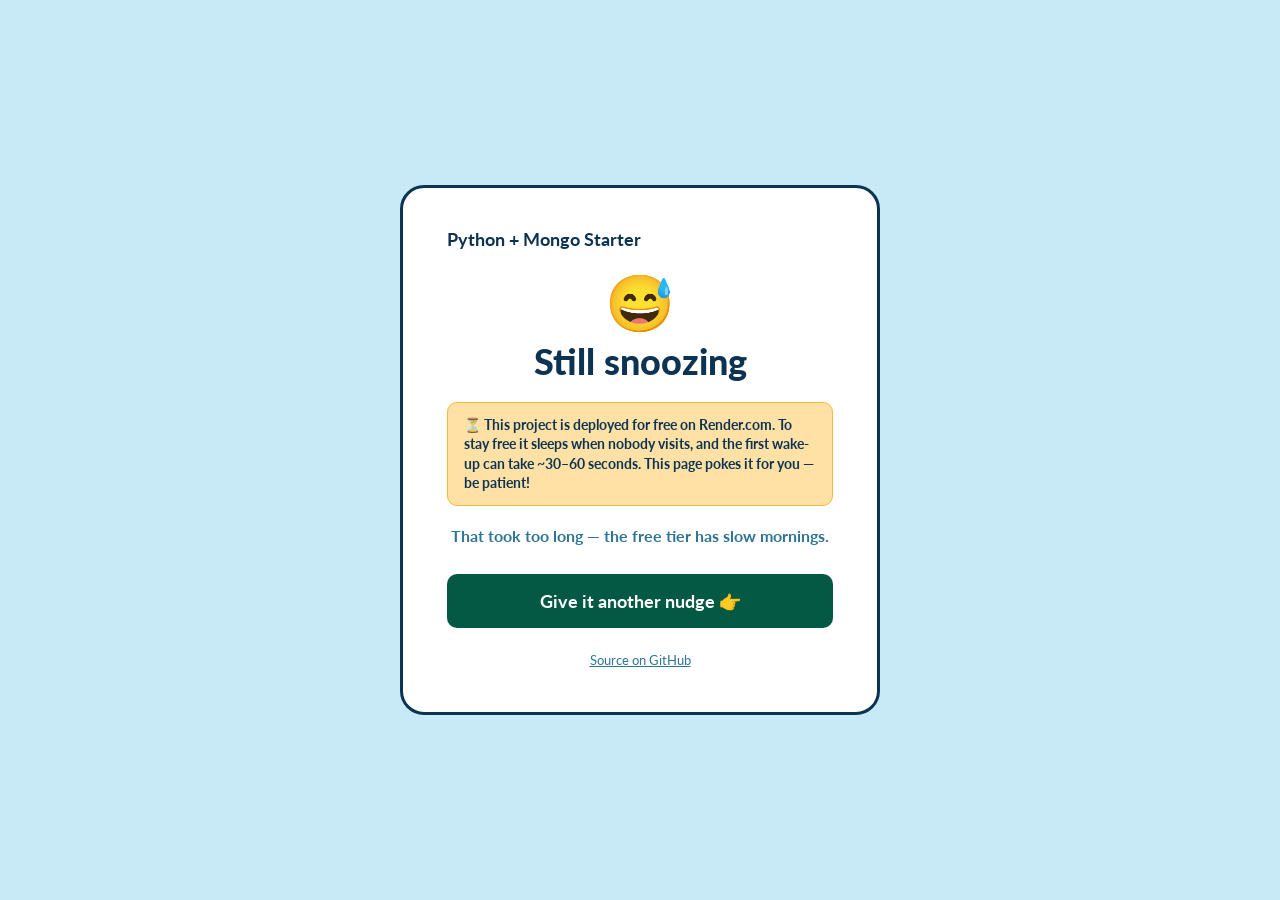
<file: docs/index.html>
<!doctype html>
<html lang="en">
  <head>
    <meta charset="utf-8" />
    <meta name="viewport" content="width=device-width, initial-scale=1" />
    <title>Python + Mongo Starter · Waking the demo</title>
    <link rel="preconnect" href="https://fonts.googleapis.com" />
    <link rel="preconnect" href="https://fonts.gstatic.com" crossorigin />
    <link
      href="https://fonts.googleapis.com/css2?family=Lato:wght@400;700;900&display=swap"
      rel="stylesheet"
    />
    <style>
      :root {
        --yellow-100: #ffe1a5;
        --yellow-400: #fdb737;
        --green-400: #045944;
        --green-500: #1b4538;
        --blue-100: #c8eaf7;
        --blue-400: #2d7496;
        --blue-500: #0d3353;
      }

      * {
        box-sizing: border-box;
      }

      body {
        margin: 0;
        font-family: "Lato", -apple-system, BlinkMacSystemFont, "Segoe UI",
          sans-serif;
        color: var(--blue-500);
        background: var(--blue-100);
      }

      .page {
        min-height: 100vh;
        display: flex;
        align-items: center;
        justify-content: center;
        padding: 40px 20px;
      }

      .card {
        width: 100%;
        max-width: 480px;
        background: #ffffff;
        border: 3px solid var(--blue-500);
        border-radius: 24px;
        padding: 40px 44px 44px;
        text-align: center;
      }

      .brand {
        margin: 0 0 24px;
        font-weight: 700;
        font-size: 18px;
        text-align: left;
      }

      .emoji {
        font-size: 56px;
        line-height: 1;
        margin: 0 0 12px;
      }

      .emoji.bob {
        animation: bob 1.6s ease-in-out infinite;
      }

      @keyframes bob {
        0%,
        100% {
          transform: translateY(0);
        }
        50% {
          transform: translateY(-8px);
        }
      }

      .title {
        margin: 0 0 20px;
        font-weight: 900;
        font-size: 36px;
        line-height: 1.1;
      }

      .notice {
        background: var(--yellow-100);
        border: 1.5px solid var(--yellow-400);
        border-radius: 10px;
        padding: 12px 16px;
        margin: 0 0 20px;
        font-size: 14px;
        font-weight: 700;
        line-height: 1.4;
        text-align: left;
      }

      .status {
        min-height: 24px;
        margin: 0 0 24px;
        font-size: 16px;
        font-weight: 700;
        color: var(--blue-400);
      }

      .button {
        font-family: inherit;
        font-weight: 700;
        font-size: 18px;
        color: #ffffff;
        background: var(--green-400);
        border: none;
        border-radius: 10px;
        padding: 16px 24px;
        width: 100%;
        cursor: pointer;
      }

      .button:hover:not(:disabled) {
        background: var(--green-500);
      }

      .button:disabled {
        opacity: 0.7;
        cursor: wait;
      }

      .footer {
        margin: 24px 0 0;
        font-size: 13px;
      }

      .footer a {
        color: var(--blue-400);
      }
    </style>
  </head>
  <body>
    <main class="page">
      <div class="card">
        <p class="brand">Python + Mongo Starter</p>
        <p class="emoji bob" data-emoji>😴</p>
        <h1 class="title" data-title>The demo is napping</h1>
        <p class="notice">
          ⏳ This project is deployed for free on Render.com. To stay free it
          sleeps when nobody visits, and the first wake-up can take
          ~30–60&nbsp;seconds. This page pokes it for you — be patient!
        </p>
        <p class="status" role="status" aria-live="polite" data-status>
          Waking the app up…
        </p>
        <button class="button" type="button" data-button disabled>
          ☕ Brewing… usually 30–60 s
        </button>
        <noscript>
          <p class="status">
            JavaScript is off, so no automatic wake-up — open
            <a href="https://aise-flask-mongo.onrender.com/">the app</a>
            directly and give it a minute.
          </p>
        </noscript>
        <p class="footer">
          <a href="https://github.com/EDGENortheastern/aise-flask-mongo"
            >Source on GitHub</a
          >
        </p>
      </div>
    </main>
    <script>
      const APP_URL = "https://aise-flask-mongo.onrender.com/";
      const emoji = document.querySelector("[data-emoji]");
      const title = document.querySelector("[data-title]");
      const status = document.querySelector("[data-status]");
      const button = document.querySelector("[data-button]");

      let appIsAwake = false;

      /* The app sets no CORS headers, so this page cannot read responses
         from it — and does not need to. A no-cors fetch resolves as soon as
         the server answers at all (awake) and rejects on network failure or
         timeout (still waking). Render's proxy holds the request open while
         the container boots, so this resolves the moment the app is up. */
      async function ping(timeoutMs) {
        const controller = new AbortController();
        const timer = setTimeout(() => controller.abort(), timeoutMs);
        try {
          await fetch(APP_URL, {
            mode: "no-cors",
            cache: "no-store",
            signal: controller.signal,
          });
          return true;
        } catch (err) {
          return false;
        } finally {
          clearTimeout(timer);
        }
      }

      function showWaking() {
        emoji.textContent = "😴";
        emoji.classList.add("bob");
        title.textContent = "The demo is napping";
        status.textContent = "Waking the app up…";
        button.disabled = true;
        button.textContent = "☕ Brewing… usually 30–60 s";
      }

      function showAwake() {
        appIsAwake = true;
        emoji.textContent = "🎉";
        emoji.classList.remove("bob");
        title.textContent = "Good morning!";
        button.disabled = false;
        button.textContent = "Open the app 🚀";
        let seconds = 3;
        status.textContent = `Awake! Taking you there in ${seconds}…`;
        const tick = setInterval(() => {
          seconds -= 1;
          if (seconds <= 0) {
            clearInterval(tick);
            window.location.href = APP_URL;
          } else {
            status.textContent = `Awake! Taking you there in ${seconds}…`;
          }
        }, 1000);
      }

      function showStillAsleep() {
        emoji.textContent = "😅";
        emoji.classList.remove("bob");
        title.textContent = "Still snoozing";
        status.textContent =
          "That took too long — the free tier has slow mornings.";
        button.disabled = false;
        button.textContent = "Give it another nudge 👉";
      }

      async function wake() {
        showWaking();
        (await ping(90000)) ? showAwake() : showStillAsleep();
      }

      button.addEventListener("click", () => {
        if (appIsAwake) {
          window.location.href = APP_URL;
        } else {
          wake();
        }
      });

      wake();
    </script>
  </body>
</html>
</file>
